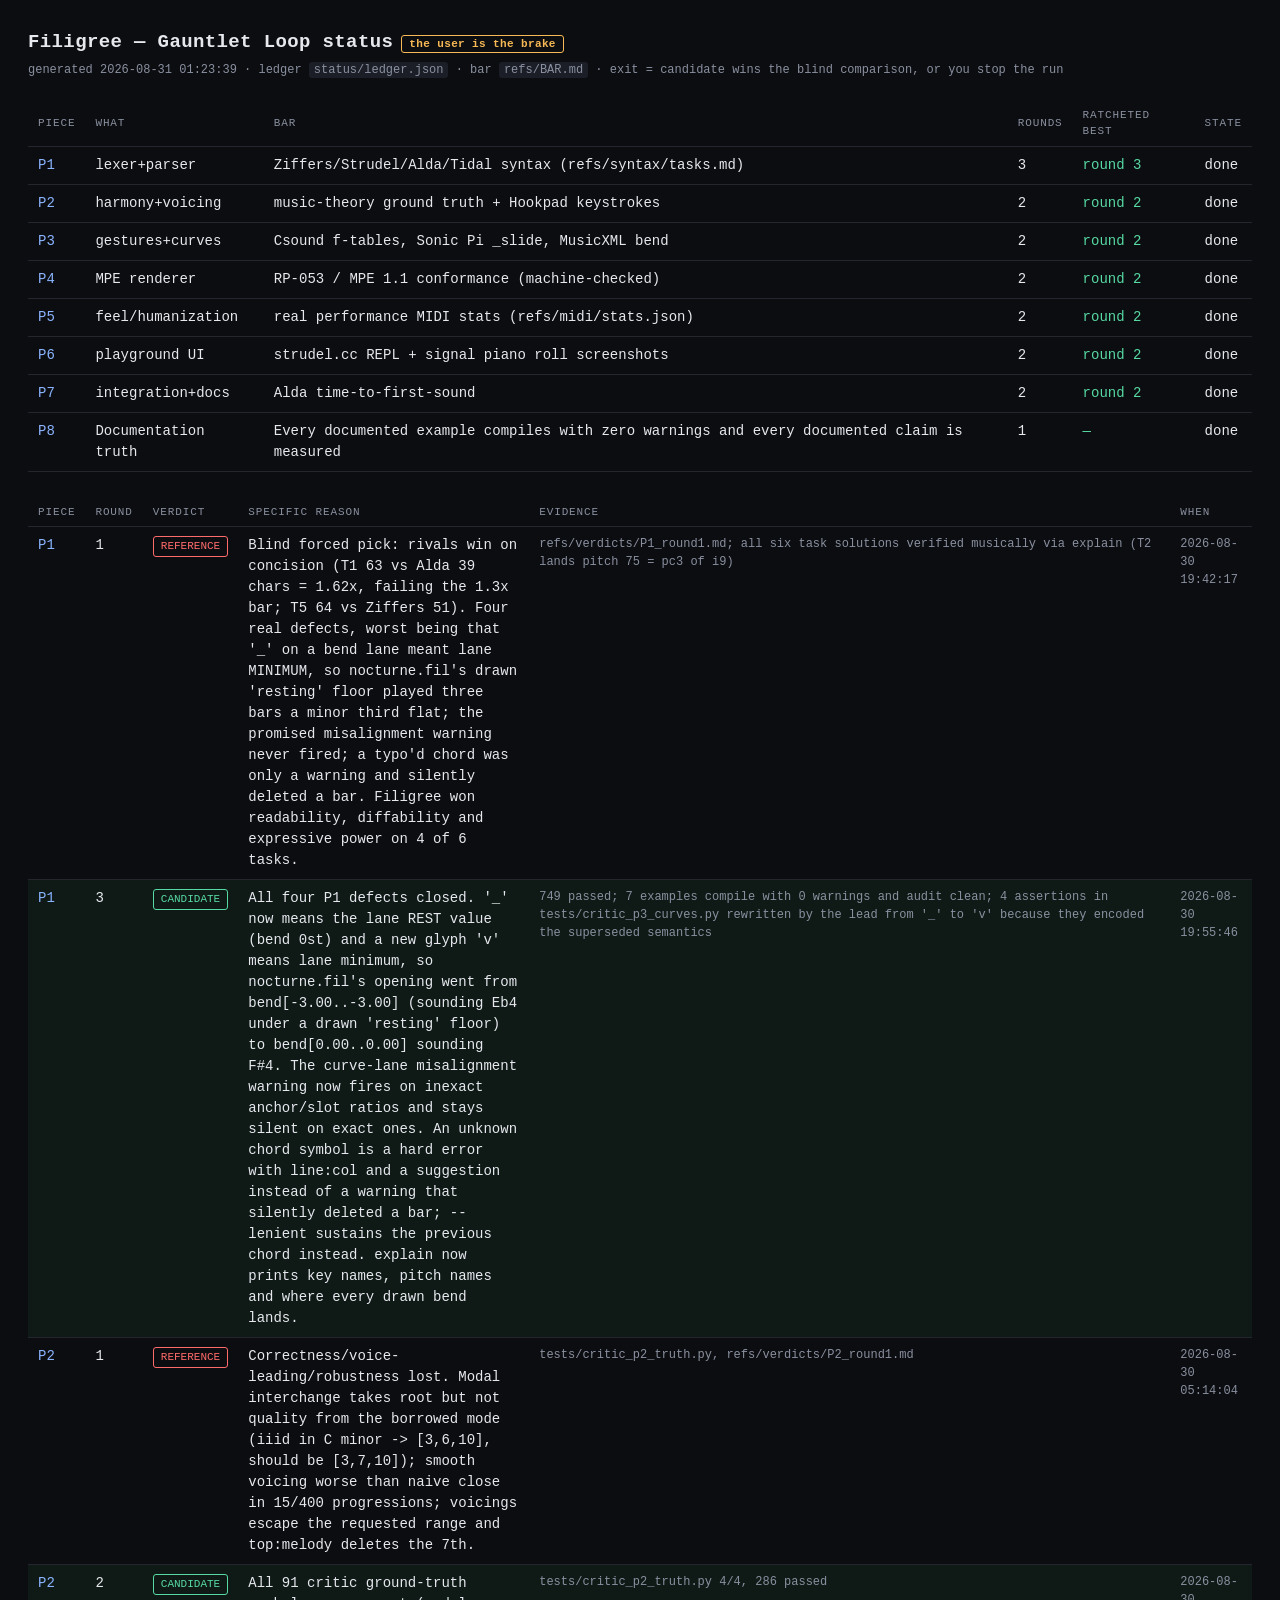
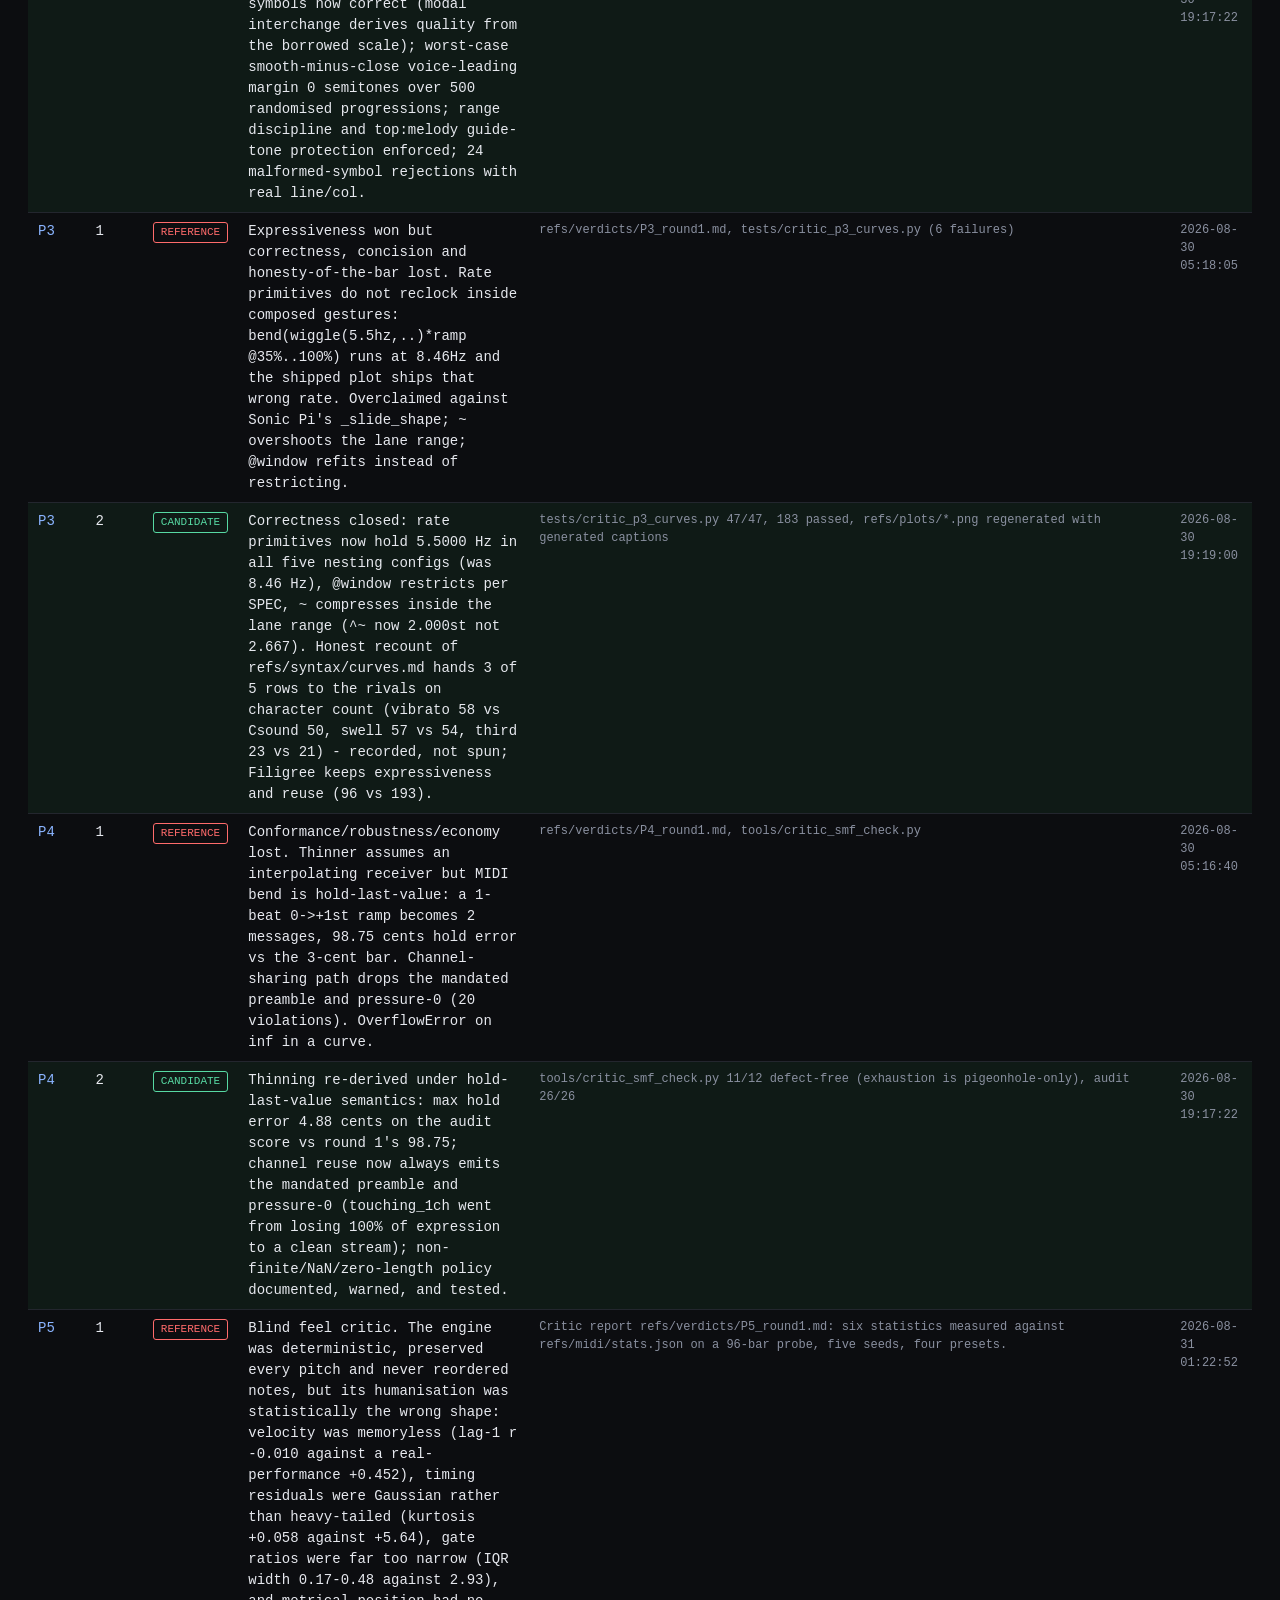
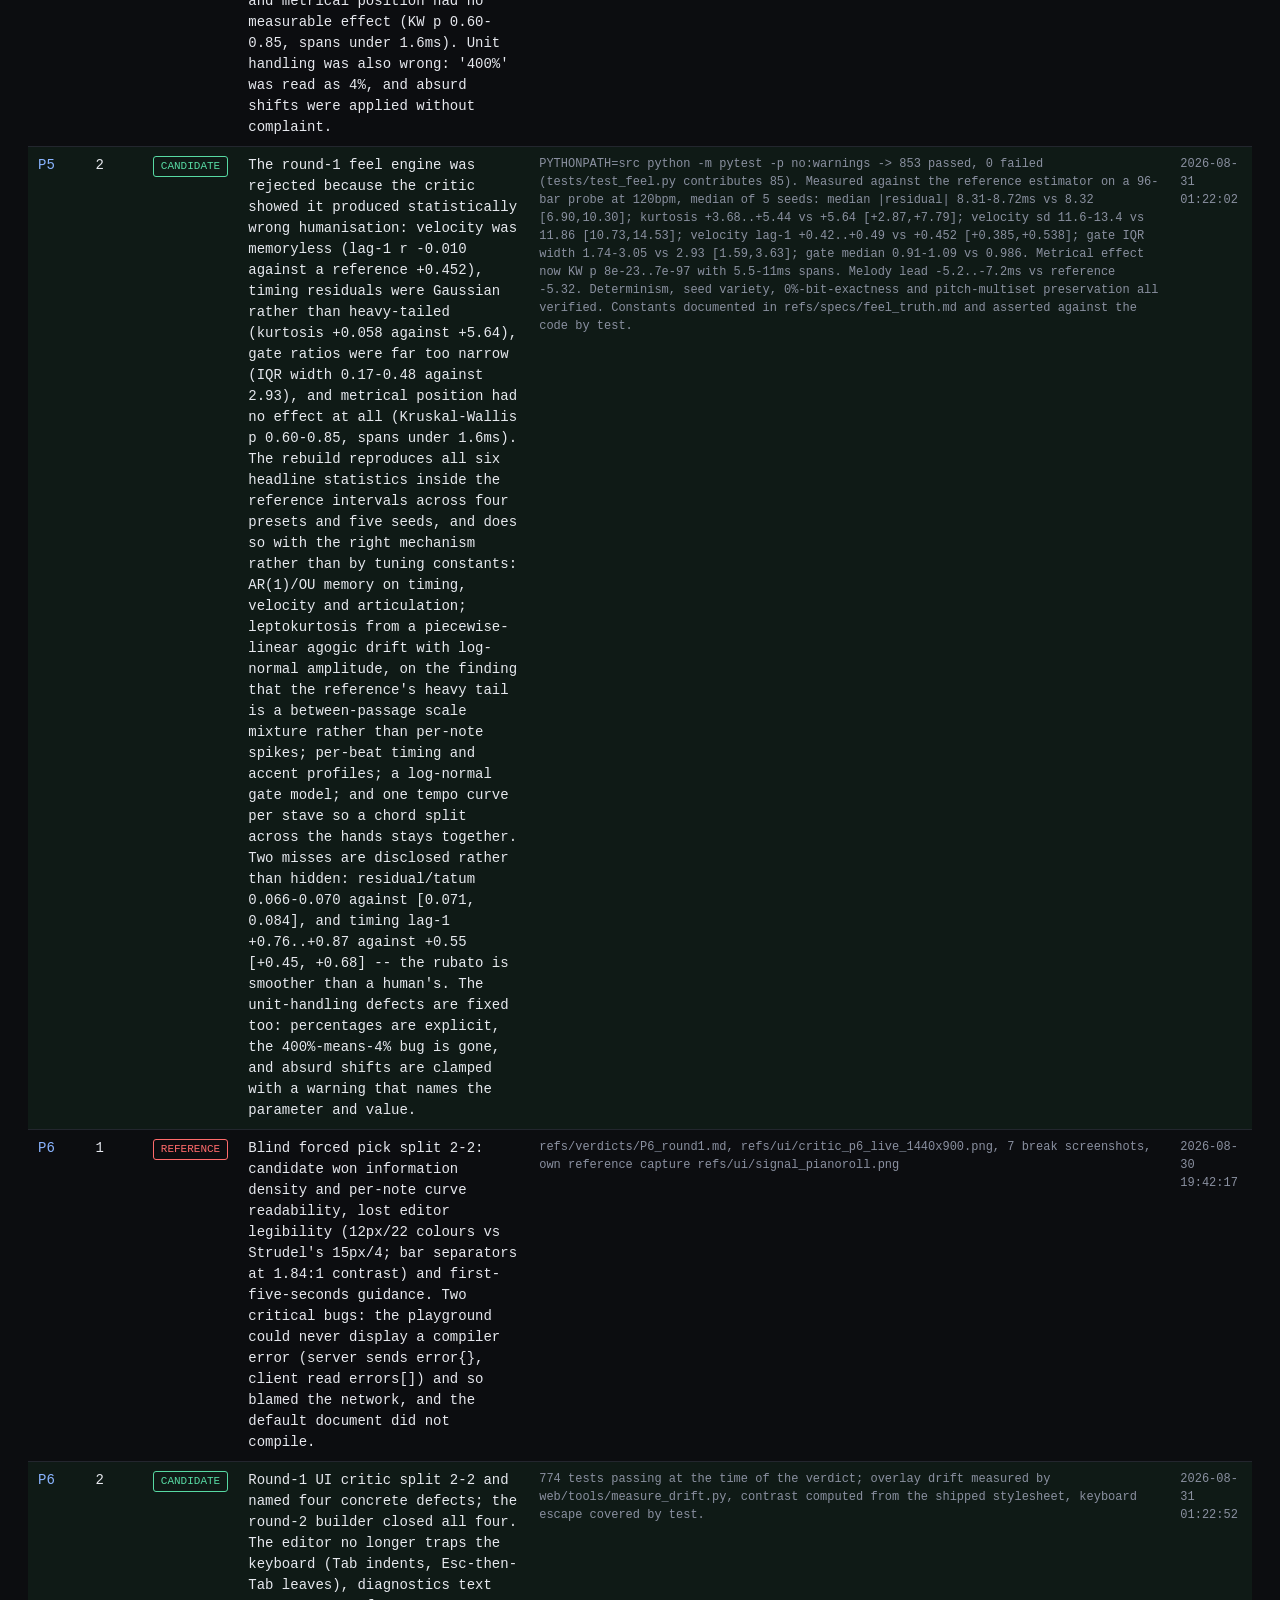
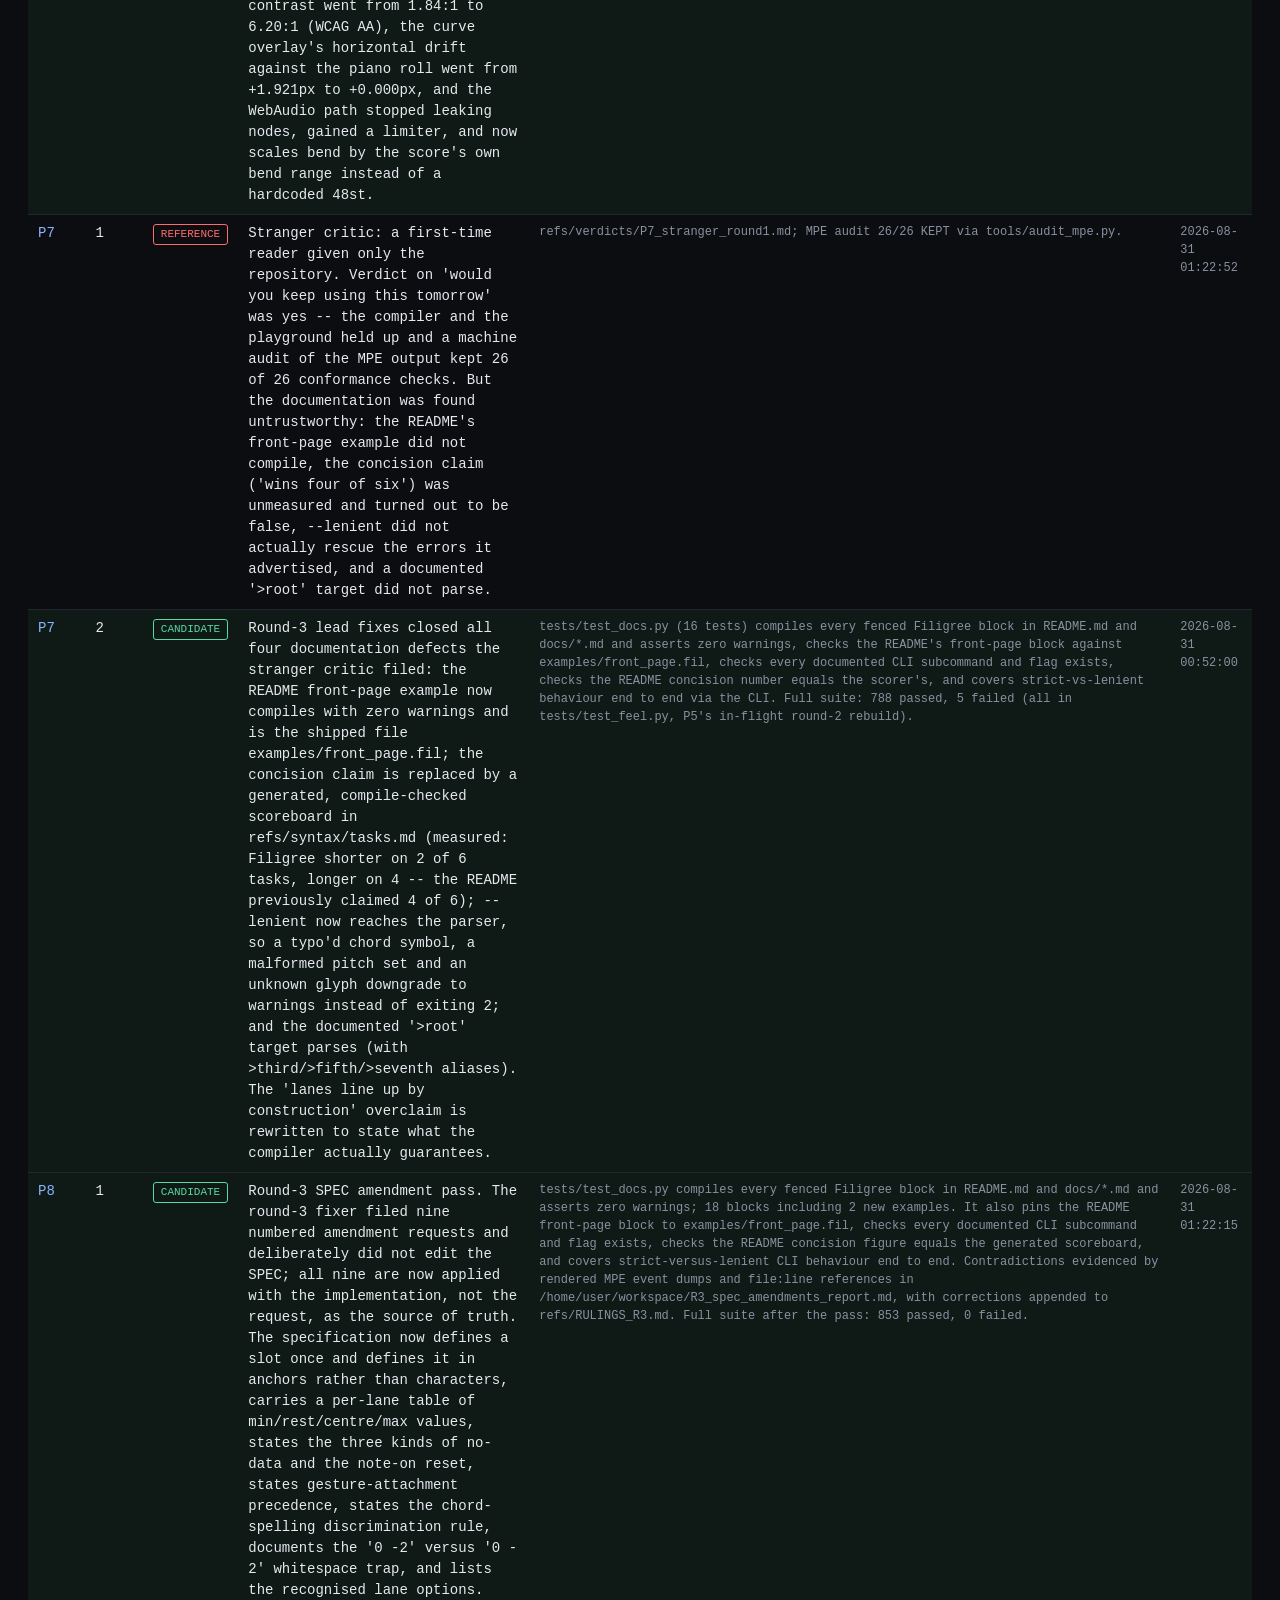
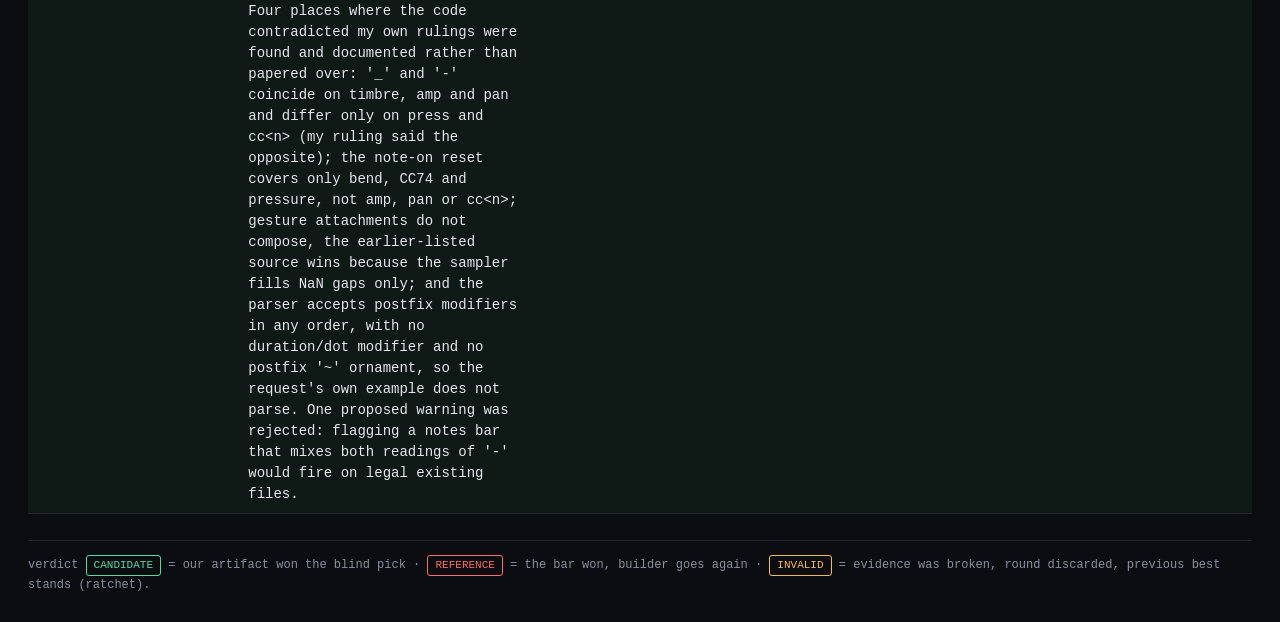
<file: status/gauntlet-status.html>
<!doctype html><meta charset="utf-8">
<title>Filigree — Gauntlet Loop status</title><style>
:root{--bg:#0c0d10;--panel:#14161b;--line:#23262e;--fg:#e6e8ee;--dim:#8a90a0;
--win:#57d9a3;--loss:#ff6b6b;--invalid:#f7b955;--accent:#8ab4ff}
*{box-sizing:border-box}
body{margin:0;background:var(--bg);color:var(--fg);
font:14px/1.5 ui-monospace,SFMono-Regular,Menlo,monospace;padding:28px}
h1{font-size:19px;margin:0 0 4px;letter-spacing:.02em}
.sub{color:var(--dim);margin-bottom:22px;font-size:12px}
.brake{color:var(--invalid);border:1px solid var(--invalid);padding:2px 7px;border-radius:3px;
font-size:11px;margin-left:8px}
table{width:100%;border-collapse:collapse;margin-bottom:26px}
th{text-align:left;color:var(--dim);font-weight:400;font-size:11px;text-transform:uppercase;
letter-spacing:.08em;border-bottom:1px solid var(--line);padding:6px 10px}
td{border-bottom:1px solid var(--line);padding:8px 10px;vertical-align:top}
tr:hover td{background:#11131a}
.piece{color:var(--accent)}
.v-CANDIDATE{color:var(--win)} .v-REFERENCE{color:var(--loss)} .v-INVALID{color:var(--invalid)}
.badge{display:inline-block;padding:1px 7px;border-radius:3px;font-size:11px;
border:1px solid currentColor}
.reason{color:var(--fg);max-width:640px}
.ev{color:var(--dim);font-size:12px}
.best{background:#0f1a16}
.legend{color:var(--dim);font-size:12px;border-top:1px solid var(--line);padding-top:14px}
code{background:#1b1e26;padding:1px 5px;border-radius:3px}
</style>
<h1>Filigree — Gauntlet Loop status<span class="brake">the user is the brake</span></h1>
<div class="sub">generated 2026-08-31 01:23:39 · ledger
<code>status/ledger.json</code> · bar <code>refs/BAR.md</code> · exit = candidate wins the
blind comparison, or you stop the run</div>

<table><tr><th>piece</th><th>what</th><th>bar</th><th>rounds</th><th>ratcheted best</th>
<th>state</th></tr><tr><td class='piece'>P1</td><td>lexer+parser</td><td>Ziffers/Strudel/Alda/Tidal syntax (refs/syntax/tasks.md)</td><td>3</td><td class='v-CANDIDATE'>round 3</td><td>done</td></tr><tr><td class='piece'>P2</td><td>harmony+voicing</td><td>music-theory ground truth + Hookpad keystrokes</td><td>2</td><td class='v-CANDIDATE'>round 2</td><td>done</td></tr><tr><td class='piece'>P3</td><td>gestures+curves</td><td>Csound f-tables, Sonic Pi _slide, MusicXML bend</td><td>2</td><td class='v-CANDIDATE'>round 2</td><td>done</td></tr><tr><td class='piece'>P4</td><td>MPE renderer</td><td>RP-053 / MPE 1.1 conformance (machine-checked)</td><td>2</td><td class='v-CANDIDATE'>round 2</td><td>done</td></tr><tr><td class='piece'>P5</td><td>feel/humanization</td><td>real performance MIDI stats (refs/midi/stats.json)</td><td>2</td><td class='v-CANDIDATE'>round 2</td><td>done</td></tr><tr><td class='piece'>P6</td><td>playground UI</td><td>strudel.cc REPL + signal piano roll screenshots</td><td>2</td><td class='v-CANDIDATE'>round 2</td><td>done</td></tr><tr><td class='piece'>P7</td><td>integration+docs</td><td>Alda time-to-first-sound</td><td>2</td><td class='v-CANDIDATE'>round 2</td><td>done</td></tr><tr><td class='piece'>P8</td><td>Documentation truth</td><td>Every documented example compiles with zero warnings and every documented claim is measured</td><td>1</td><td class='v-CANDIDATE'>—</td><td>done</td></tr></table>

<table><tr><th>piece</th><th>round</th><th>verdict</th><th>specific reason</th>
<th>evidence</th><th>when</th></tr><tr class=''><td class='piece'>P1</td><td>1</td><td><span class='badge v-REFERENCE'>REFERENCE</span></td><td class='reason'>Blind forced pick: rivals win on concision (T1 63 vs Alda 39 chars = 1.62x, failing the 1.3x bar; T5 64 vs Ziffers 51). Four real defects, worst being that &#x27;_&#x27; on a bend lane meant lane MINIMUM, so nocturne.fil&#x27;s drawn &#x27;resting&#x27; floor played three bars a minor third flat; the promised misalignment warning never fired; a typo&#x27;d chord was only a warning and silently deleted a bar. Filigree won readability, diffability and expressive power on 4 of 6 tasks.</td><td class='ev'>refs/verdicts/P1_round1.md; all six task solutions verified musically via explain (T2 lands pitch 75 = pc3 of i9)</td><td class='ev'>2026-08-30 19:42:17</td></tr><tr class='best'><td class='piece'>P1</td><td>3</td><td><span class='badge v-CANDIDATE'>CANDIDATE</span></td><td class='reason'>All four P1 defects closed. &#x27;_&#x27; now means the lane REST value (bend 0st) and a new glyph &#x27;v&#x27; means lane minimum, so nocturne.fil&#x27;s opening went from bend[-3.00..-3.00] (sounding Eb4 under a drawn &#x27;resting&#x27; floor) to bend[0.00..0.00] sounding F#4. The curve-lane misalignment warning now fires on inexact anchor/slot ratios and stays silent on exact ones. An unknown chord symbol is a hard error with line:col and a suggestion instead of a warning that silently deleted a bar; --lenient sustains the previous chord instead. explain now prints key names, pitch names and where every drawn bend lands.</td><td class='ev'>749 passed; 7 examples compile with 0 warnings and audit clean; 4 assertions in tests/critic_p3_curves.py rewritten by the lead from &#x27;_&#x27; to &#x27;v&#x27; because they encoded the superseded semantics</td><td class='ev'>2026-08-30 19:55:46</td></tr><tr class=''><td class='piece'>P2</td><td>1</td><td><span class='badge v-REFERENCE'>REFERENCE</span></td><td class='reason'>Correctness/voice-leading/robustness lost. Modal interchange takes root but not quality from the borrowed mode (iiid in C minor -&gt; [3,6,10], should be [3,7,10]); smooth voicing worse than naive close in 15/400 progressions; voicings escape the requested range and top:melody deletes the 7th.</td><td class='ev'>tests/critic_p2_truth.py, refs/verdicts/P2_round1.md</td><td class='ev'>2026-08-30 05:14:04</td></tr><tr class='best'><td class='piece'>P2</td><td>2</td><td><span class='badge v-CANDIDATE'>CANDIDATE</span></td><td class='reason'>All 91 critic ground-truth symbols now correct (modal interchange derives quality from the borrowed scale); worst-case smooth-minus-close voice-leading margin 0 semitones over 500 randomised progressions; range discipline and top:melody guide-tone protection enforced; 24 malformed-symbol rejections with real line/col.</td><td class='ev'>tests/critic_p2_truth.py 4/4, 286 passed</td><td class='ev'>2026-08-30 19:17:22</td></tr><tr class=''><td class='piece'>P3</td><td>1</td><td><span class='badge v-REFERENCE'>REFERENCE</span></td><td class='reason'>Expressiveness won but correctness, concision and honesty-of-the-bar lost. Rate primitives do not reclock inside composed gestures: bend(wiggle(5.5hz,..)*ramp @35%..100%) runs at 8.46Hz and the shipped plot ships that wrong rate. Overclaimed against Sonic Pi&#x27;s _slide_shape; ~ overshoots the lane range; @window refits instead of restricting.</td><td class='ev'>refs/verdicts/P3_round1.md, tests/critic_p3_curves.py (6 failures)</td><td class='ev'>2026-08-30 05:18:05</td></tr><tr class='best'><td class='piece'>P3</td><td>2</td><td><span class='badge v-CANDIDATE'>CANDIDATE</span></td><td class='reason'>Correctness closed: rate primitives now hold 5.5000 Hz in all five nesting configs (was 8.46 Hz), @window restricts per SPEC, ~ compresses inside the lane range (^~ now 2.000st not 2.667). Honest recount of refs/syntax/curves.md hands 3 of 5 rows to the rivals on character count (vibrato 58 vs Csound 50, swell 57 vs 54, third 23 vs 21) - recorded, not spun; Filigree keeps expressiveness and reuse (96 vs 193).</td><td class='ev'>tests/critic_p3_curves.py 47/47, 183 passed, refs/plots/*.png regenerated with generated captions</td><td class='ev'>2026-08-30 19:19:00</td></tr><tr class=''><td class='piece'>P4</td><td>1</td><td><span class='badge v-REFERENCE'>REFERENCE</span></td><td class='reason'>Conformance/robustness/economy lost. Thinner assumes an interpolating receiver but MIDI bend is hold-last-value: a 1-beat 0-&gt;+1st ramp becomes 2 messages, 98.75 cents hold error vs the 3-cent bar. Channel-sharing path drops the mandated preamble and pressure-0 (20 violations). OverflowError on inf in a curve.</td><td class='ev'>refs/verdicts/P4_round1.md, tools/critic_smf_check.py</td><td class='ev'>2026-08-30 05:16:40</td></tr><tr class='best'><td class='piece'>P4</td><td>2</td><td><span class='badge v-CANDIDATE'>CANDIDATE</span></td><td class='reason'>Thinning re-derived under hold-last-value semantics: max hold error 4.88 cents on the audit score vs round 1&#x27;s 98.75; channel reuse now always emits the mandated preamble and pressure-0 (touching_1ch went from losing 100% of expression to a clean stream); non-finite/NaN/zero-length policy documented, warned, and tested.</td><td class='ev'>tools/critic_smf_check.py 11/12 defect-free (exhaustion is pigeonhole-only), audit 26/26</td><td class='ev'>2026-08-30 19:17:22</td></tr><tr class=''><td class='piece'>P5</td><td>1</td><td><span class='badge v-REFERENCE'>REFERENCE</span></td><td class='reason'>Blind feel critic. The engine was deterministic, preserved every pitch and never reordered notes, but its humanisation was statistically the wrong shape: velocity was memoryless (lag-1 r -0.010 against a real-performance +0.452), timing residuals were Gaussian rather than heavy-tailed (kurtosis +0.058 against +5.64), gate ratios were far too narrow (IQR width 0.17-0.48 against 2.93), and metrical position had no measurable effect (KW p 0.60-0.85, spans under 1.6ms). Unit handling was also wrong: &#x27;400%&#x27; was read as 4%, and absurd shifts were applied without complaint.</td><td class='ev'>Critic report refs/verdicts/P5_round1.md: six statistics measured against refs/midi/stats.json on a 96-bar probe, five seeds, four presets.</td><td class='ev'>2026-08-31 01:22:52</td></tr><tr class='best'><td class='piece'>P5</td><td>2</td><td><span class='badge v-CANDIDATE'>CANDIDATE</span></td><td class='reason'>The round-1 feel engine was rejected because the critic showed it produced statistically wrong humanisation: velocity was memoryless (lag-1 r -0.010 against a reference +0.452), timing residuals were Gaussian rather than heavy-tailed (kurtosis +0.058 against +5.64), gate ratios were far too narrow (IQR width 0.17-0.48 against 2.93), and metrical position had no effect at all (Kruskal-Wallis p 0.60-0.85, spans under 1.6ms). The rebuild reproduces all six headline statistics inside the reference intervals across four presets and five seeds, and does so with the right mechanism rather than by tuning constants: AR(1)/OU memory on timing, velocity and articulation; leptokurtosis from a piecewise-linear agogic drift with log-normal amplitude, on the finding that the reference&#x27;s heavy tail is a between-passage scale mixture rather than per-note spikes; per-beat timing and accent profiles; a log-normal gate model; and one tempo curve per stave so a chord split across the hands stays together. Two misses are disclosed rather than hidden: residual/tatum 0.066-0.070 against [0.071, 0.084], and timing lag-1 +0.76..+0.87 against +0.55 [+0.45, +0.68] -- the rubato is smoother than a human&#x27;s. The unit-handling defects are fixed too: percentages are explicit, the 400%-means-4% bug is gone, and absurd shifts are clamped with a warning that names the parameter and value.</td><td class='ev'>PYTHONPATH=src python -m pytest -p no:warnings -&gt; 853 passed, 0 failed (tests/test_feel.py contributes 85). Measured against the reference estimator on a 96-bar probe at 120bpm, median of 5 seeds: median |residual| 8.31-8.72ms vs 8.32 [6.90,10.30]; kurtosis +3.68..+5.44 vs +5.64 [+2.87,+7.79]; velocity sd 11.6-13.4 vs 11.86 [10.73,14.53]; velocity lag-1 +0.42..+0.49 vs +0.452 [+0.385,+0.538]; gate IQR width 1.74-3.05 vs 2.93 [1.59,3.63]; gate median 0.91-1.09 vs 0.986. Metrical effect now KW p 8e-23..7e-97 with 5.5-11ms spans. Melody lead -5.2..-7.2ms vs reference -5.32. Determinism, seed variety, 0%-bit-exactness and pitch-multiset preservation all verified. Constants documented in refs/specs/feel_truth.md and asserted against the code by test.</td><td class='ev'>2026-08-31 01:22:02</td></tr><tr class=''><td class='piece'>P6</td><td>1</td><td><span class='badge v-REFERENCE'>REFERENCE</span></td><td class='reason'>Blind forced pick split 2-2: candidate won information density and per-note curve readability, lost editor legibility (12px/22 colours vs Strudel&#x27;s 15px/4; bar separators at 1.84:1 contrast) and first-five-seconds guidance. Two critical bugs: the playground could never display a compiler error (server sends error{}, client read errors[]) and so blamed the network, and the default document did not compile.</td><td class='ev'>refs/verdicts/P6_round1.md, refs/ui/critic_p6_live_1440x900.png, 7 break screenshots, own reference capture refs/ui/signal_pianoroll.png</td><td class='ev'>2026-08-30 19:42:17</td></tr><tr class='best'><td class='piece'>P6</td><td>2</td><td><span class='badge v-CANDIDATE'>CANDIDATE</span></td><td class='reason'>Round-1 UI critic split 2-2 and named four concrete defects; the round-2 builder closed all four. The editor no longer traps the keyboard (Tab indents, Esc-then-Tab leaves), diagnostics text contrast went from 1.84:1 to 6.20:1 (WCAG AA), the curve overlay&#x27;s horizontal drift against the piano roll went from +1.921px to +0.000px, and the WebAudio path stopped leaking nodes, gained a limiter, and now scales bend by the score&#x27;s own bend range instead of a hardcoded 48st.</td><td class='ev'>774 tests passing at the time of the verdict; overlay drift measured by web/tools/measure_drift.py, contrast computed from the shipped stylesheet, keyboard escape covered by test.</td><td class='ev'>2026-08-31 01:22:52</td></tr><tr class=''><td class='piece'>P7</td><td>1</td><td><span class='badge v-REFERENCE'>REFERENCE</span></td><td class='reason'>Stranger critic: a first-time reader given only the repository. Verdict on &#x27;would you keep using this tomorrow&#x27; was yes -- the compiler and the playground held up and a machine audit of the MPE output kept 26 of 26 conformance checks. But the documentation was found untrustworthy: the README&#x27;s front-page example did not compile, the concision claim (&#x27;wins four of six&#x27;) was unmeasured and turned out to be false, --lenient did not actually rescue the errors it advertised, and a documented &#x27;&gt;root&#x27; target did not parse.</td><td class='ev'>refs/verdicts/P7_stranger_round1.md; MPE audit 26/26 KEPT via tools/audit_mpe.py.</td><td class='ev'>2026-08-31 01:22:52</td></tr><tr class='best'><td class='piece'>P7</td><td>2</td><td><span class='badge v-CANDIDATE'>CANDIDATE</span></td><td class='reason'>Round-3 lead fixes closed all four documentation defects the stranger critic filed: the README front-page example now compiles with zero warnings and is the shipped file examples/front_page.fil; the concision claim is replaced by a generated, compile-checked scoreboard in refs/syntax/tasks.md (measured: Filigree shorter on 2 of 6 tasks, longer on 4 -- the README previously claimed 4 of 6); --lenient now reaches the parser, so a typo&#x27;d chord symbol, a malformed pitch set and an unknown glyph downgrade to warnings instead of exiting 2; and the documented &#x27;&gt;root&#x27; target parses (with &gt;third/&gt;fifth/&gt;seventh aliases). The &#x27;lanes line up by construction&#x27; overclaim is rewritten to state what the compiler actually guarantees.</td><td class='ev'>tests/test_docs.py (16 tests) compiles every fenced Filigree block in README.md and docs/*.md and asserts zero warnings, checks the README&#x27;s front-page block against examples/front_page.fil, checks every documented CLI subcommand and flag exists, checks the README concision number equals the scorer&#x27;s, and covers strict-vs-lenient behaviour end to end via the CLI. Full suite: 788 passed, 5 failed (all in tests/test_feel.py, P5&#x27;s in-flight round-2 rebuild).</td><td class='ev'>2026-08-31 00:52:00</td></tr><tr class='best'><td class='piece'>P8</td><td>1</td><td><span class='badge v-CANDIDATE'>CANDIDATE</span></td><td class='reason'>Round-3 SPEC amendment pass. The round-3 fixer filed nine numbered amendment requests and deliberately did not edit the SPEC; all nine are now applied with the implementation, not the request, as the source of truth. The specification now defines a slot once and defines it in anchors rather than characters, carries a per-lane table of min/rest/centre/max values, states the three kinds of no-data and the note-on reset, states gesture-attachment precedence, states the chord-spelling discrimination rule, documents the &#x27;0 -2&#x27; versus &#x27;0 - 2&#x27; whitespace trap, and lists the recognised lane options. Four places where the code contradicted my own rulings were found and documented rather than papered over: &#x27;_&#x27; and &#x27;-&#x27; coincide on timbre, amp and pan and differ only on press and cc&lt;n&gt; (my ruling said the opposite); the note-on reset covers only bend, CC74 and pressure, not amp, pan or cc&lt;n&gt;; gesture attachments do not compose, the earlier-listed source wins because the sampler fills NaN gaps only; and the parser accepts postfix modifiers in any order, with no duration/dot modifier and no postfix &#x27;~&#x27; ornament, so the request&#x27;s own example does not parse. One proposed warning was rejected: flagging a notes bar that mixes both readings of &#x27;-&#x27; would fire on legal existing files.</td><td class='ev'>tests/test_docs.py compiles every fenced Filigree block in README.md and docs/*.md and asserts zero warnings; 18 blocks including 2 new examples. It also pins the README front-page block to examples/front_page.fil, checks every documented CLI subcommand and flag exists, checks the README concision figure equals the generated scoreboard, and covers strict-versus-lenient CLI behaviour end to end. Contradictions evidenced by rendered MPE event dumps and file:line references in /home/user/workspace/R3_spec_amendments_report.md, with corrections appended to refs/RULINGS_R3.md. Full suite after the pass: 853 passed, 0 failed.</td><td class='ev'>2026-08-31 01:22:15</td></tr></table>

<div class="legend">verdict <span class="badge v-CANDIDATE">CANDIDATE</span> = our artifact won
the blind pick · <span class="badge v-REFERENCE">REFERENCE</span> = the bar won, builder goes
again · <span class="badge v-INVALID">INVALID</span> = evidence was broken, round discarded,
previous best stands (ratchet).</div>
</file>
